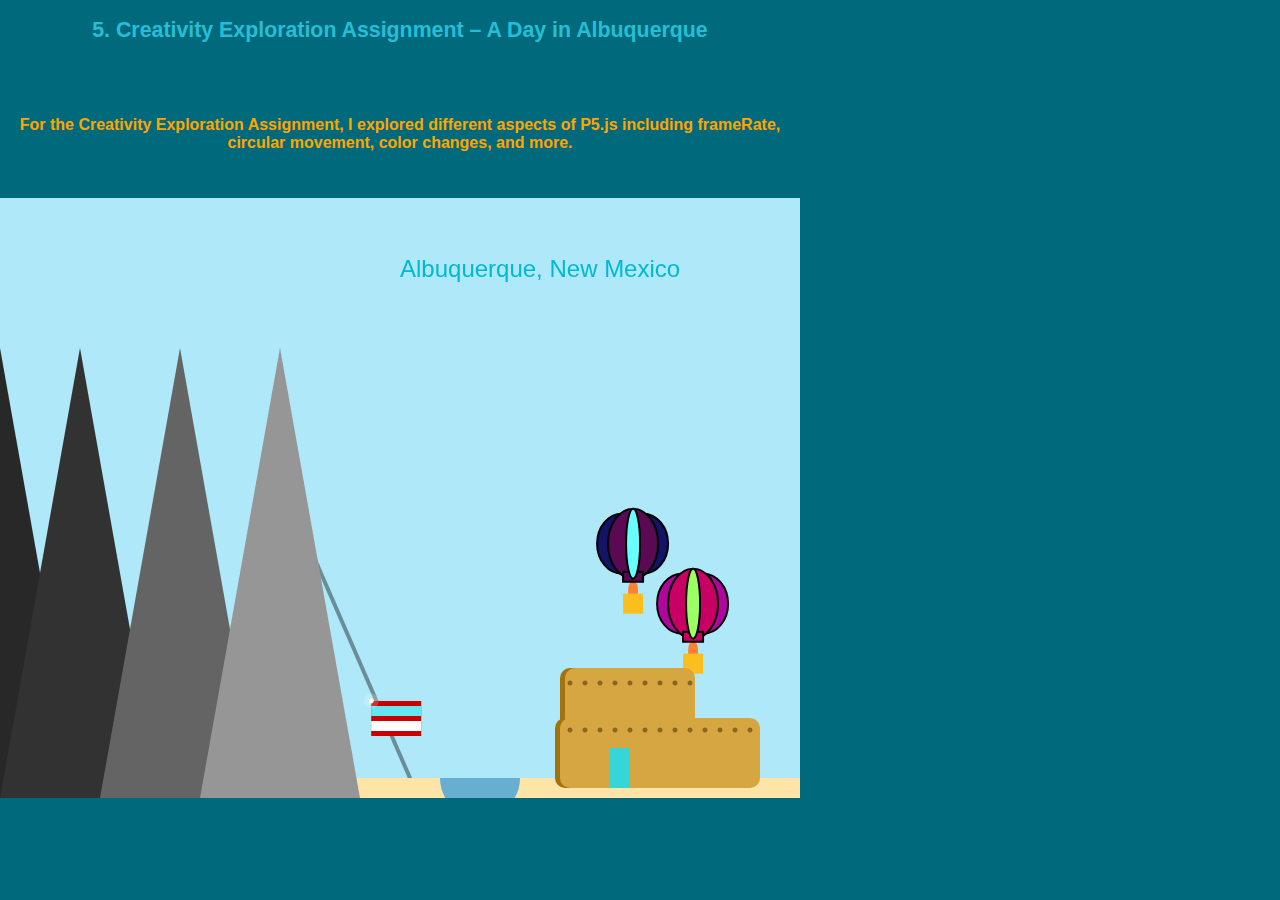
<file: Albuquerque/index.html>
<!DOCTYPE html>
<html>
  <head>
    	<link rel="stylesheet" type="text/css" href="portfolio.css">
    <meta charset="UTF-8">
    <title>Albuquerque</title>
    <script src="libraries/p5.js" type="text/javascript"></script>

    <script src="libraries/p5.dom.js" type="text/javascript"></script>
    <script src="libraries/p5.sound.js" type="text/javascript"></script>

    <script src="sketch.js" type="text/javascript"></script>

    <style> body {padding: 0; margin: 0;} canvas {vertical-align: top;} </style>
  </head>
  
  <body>
    <h2> 5. Creativity Exploration Assignment – A Day in Albuquerque


</h2>


<br>   
    <h6>
 For the Creativity Exploration Assignment, I explored different aspects of P5.js including frameRate, circular movement, color changes, and more. 
    </h6>
    <br>
    <br>
    

  </body>
</html>
</file>
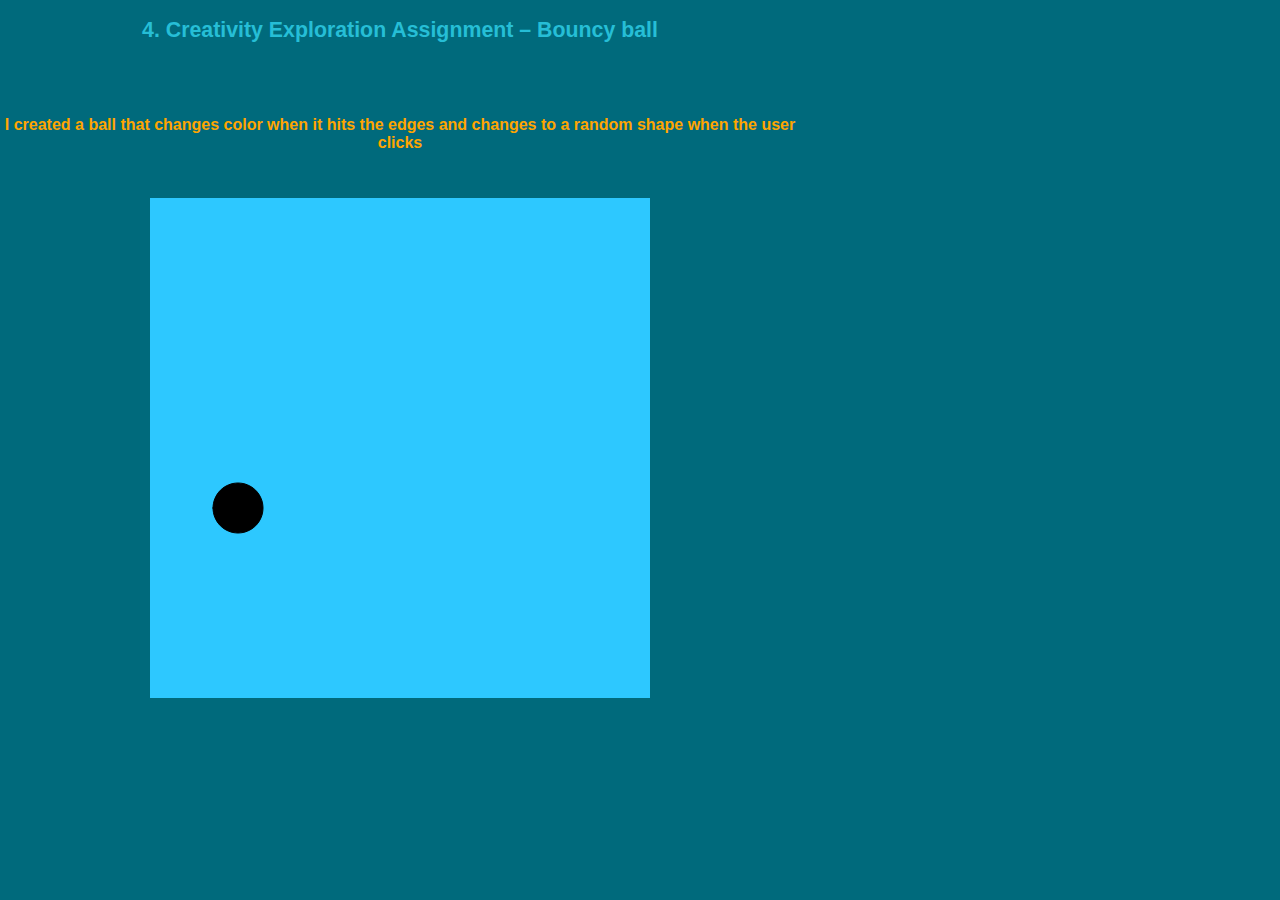
<file: bouncy_ball/index.html>
<!DOCTYPE html>
<html>
  <head>
    	
    <title>bouncy_ball</title>
    <script src="libraries/p5.js" type="text/javascript"></script>
<link rel="stylesheet" type="text/css" href="portfolio.css">    <meta charset="UTF-8">
    <script src="libraries/p5.dom.js" type="text/javascript"></script>
    <script src="libraries/p5.sound.js" type="text/javascript"></script>

    <script src="sketch.js" type="text/javascript"></script>

    <style> body {padding: 0; margin: 0;} canvas {vertical-align: top;} </style>
  </head>
  <body>
    <center>
        <h2>4. Creativity Exploration Assignment – Bouncy ball



</h2>


<br>   
    <h6>
 I created a ball that changes color when it hits the edges and changes to a random shape when the user clicks 
    </h6>
    <br>
    <br>
      
    </center> </body>
</html>
</file>
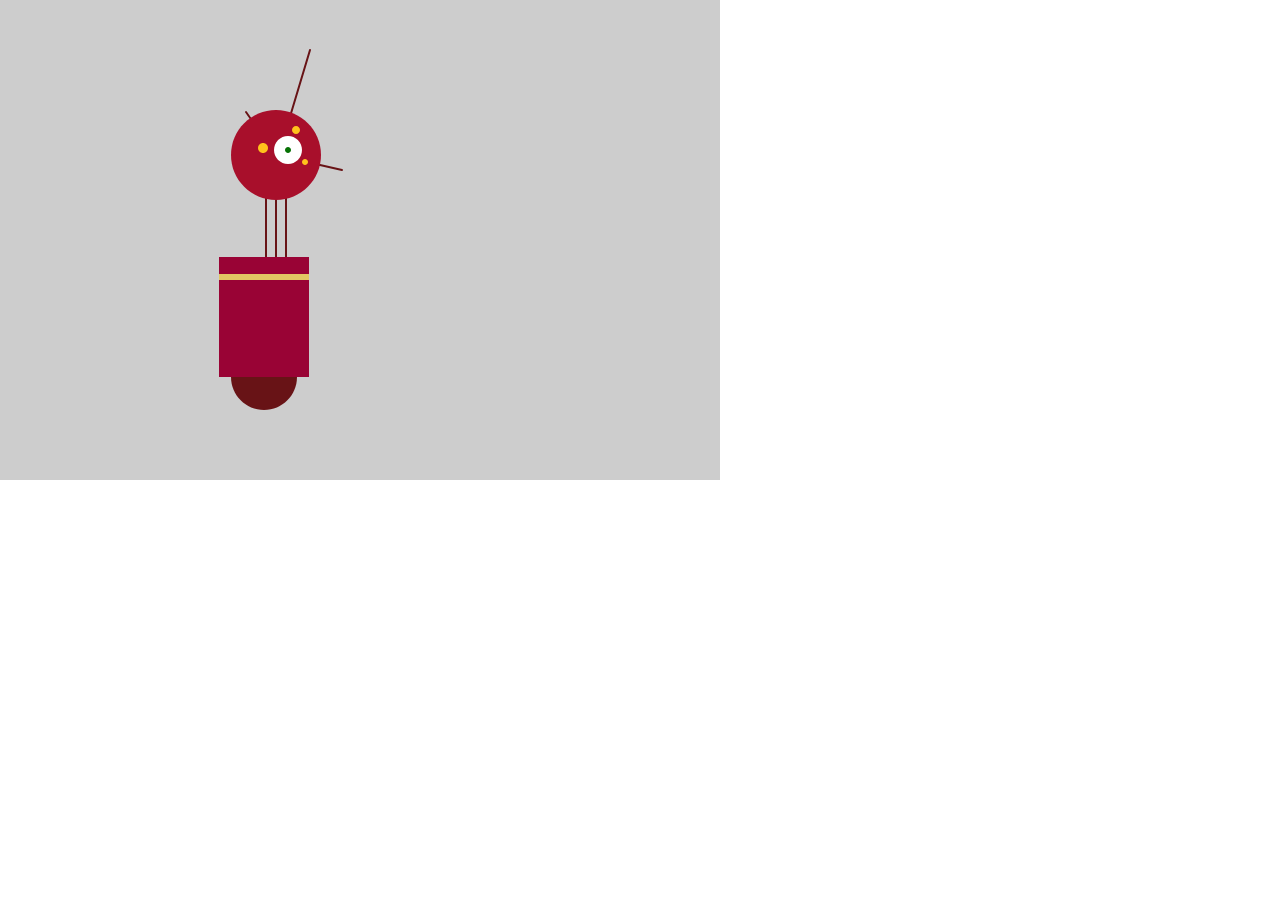
<file: harry_potter_robot_updated/index.html>
<!DOCTYPE html>
<html>
  <head>
    <meta charset="UTF-8">
    <title>harry_potter_robot_updated</title>
    <script src="libraries/p5.js" type="text/javascript"></script>

    <script src="libraries/p5.dom.js" type="text/javascript"></script>
    <script src="libraries/p5.sound.js" type="text/javascript"></script>

    <script src="sketch.js" type="text/javascript"></script>

    <style> body {padding: 0; margin: 0;} canvas {vertical-align: top;} </style>
  </head>
  <body>
  </body>
</html>
</file>
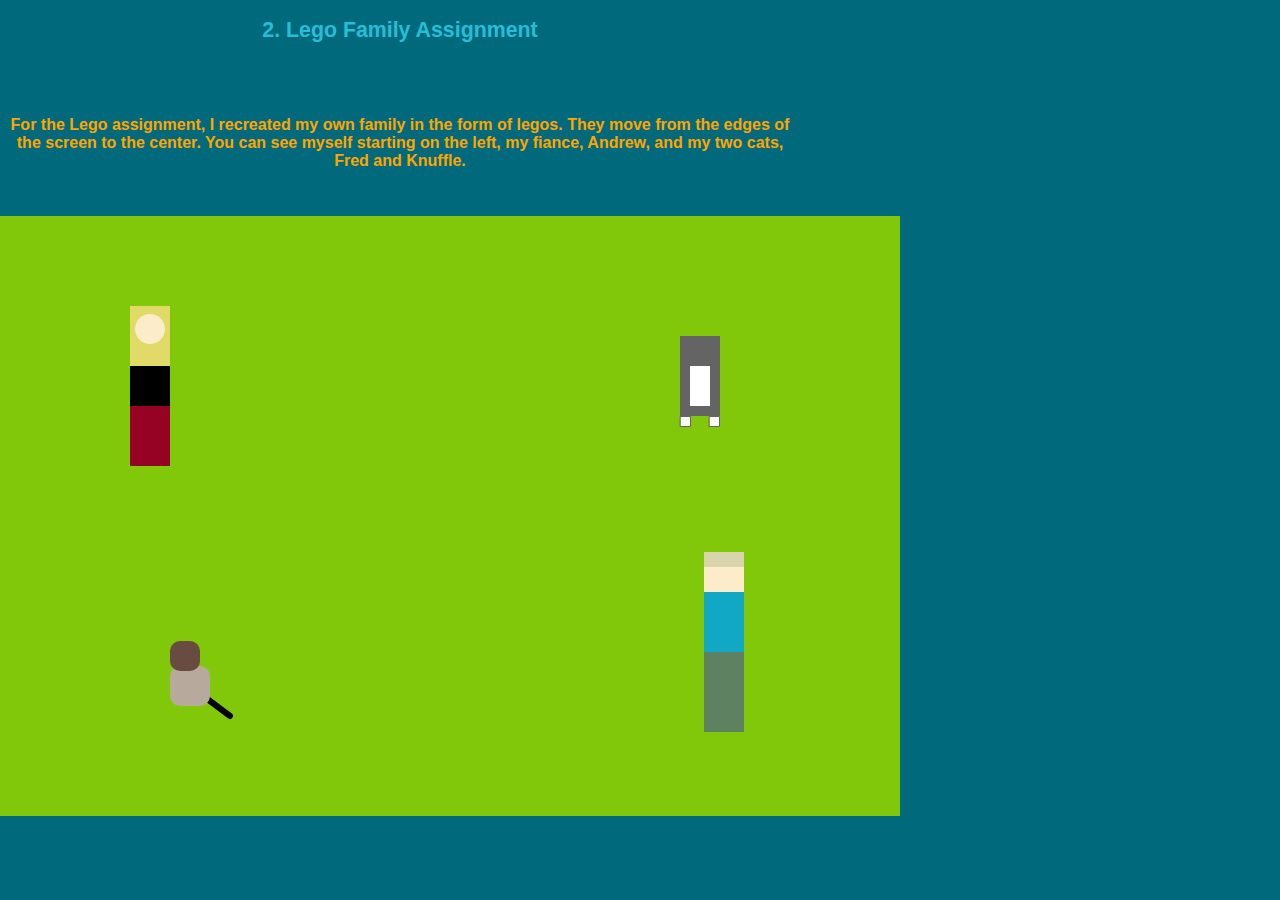
<file: Julie_Stuart_Familiy_Lego/index.html>
<!DOCTYPE html>
<html>
  <head>
    	<link rel="stylesheet" type="text/css" href="portfolio.css">
    <meta charset="UTF-8">
    <title>Julie_Stuart_Familiy_Lego</title>
    <script src="libraries/p5.js" type="text/javascript"></script>

    <script src="libraries/p5.dom.js" type="text/javascript"></script>
    <script src="libraries/p5.sound.js" type="text/javascript"></script>

    <script src="sketch.js" type="text/javascript"></script>

    <style> body {padding: 0; margin: 0;} canvas {vertical-align: top;} </style>
  </head>
  <body>
    <h2> 2. Lego Family Assignment


</h2>


<br>   
    <h6>
 For the Lego assignment, I recreated my own family in the form of legos. They move from the edges of the screen to the center. You can see myself starting on the left, my fiance, Andrew, and my two cats, Fred and Knuffle. 
    </h6>
    <br>
    <br>
     
  </body>
</html>
</file>
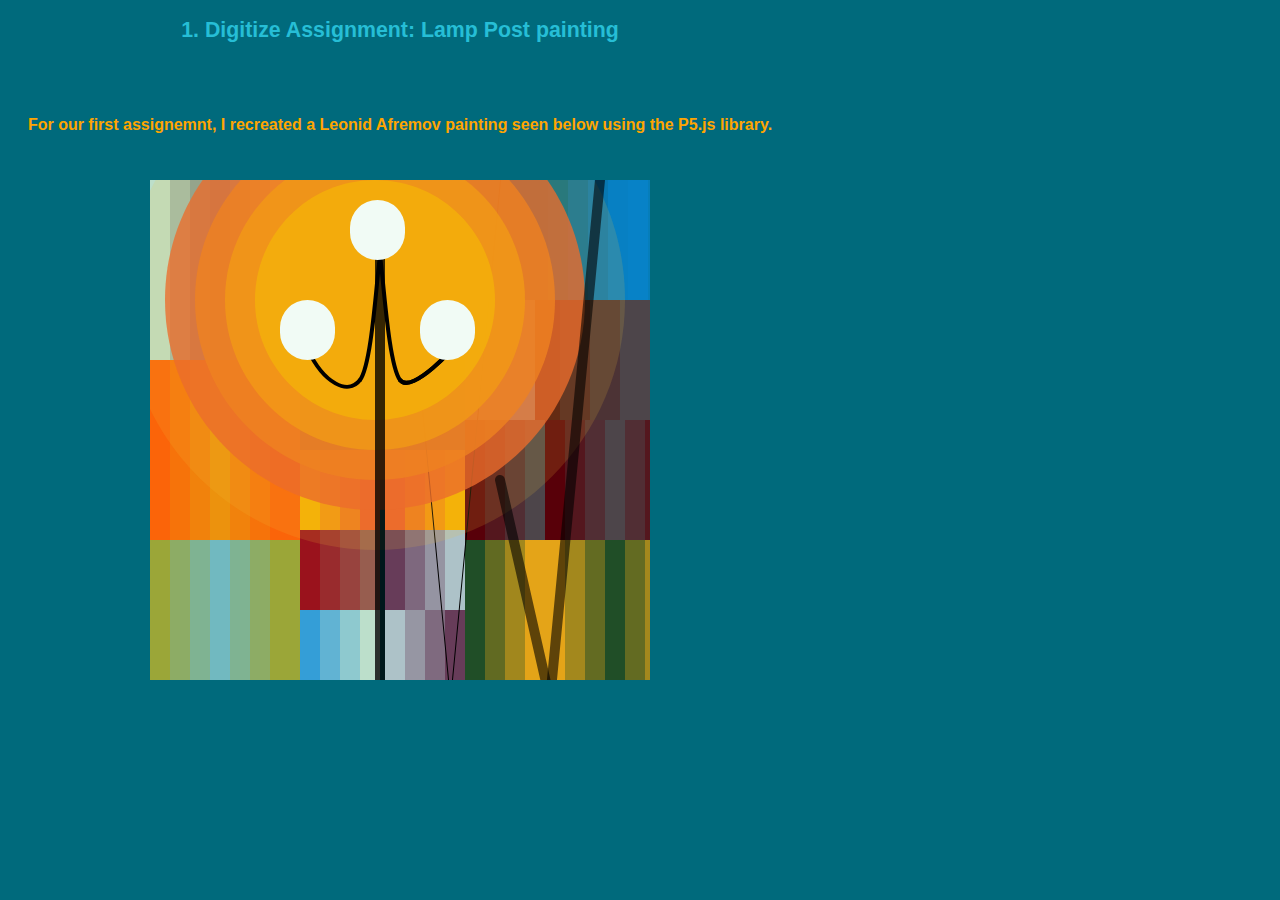
<file: Lamppost/index.html>
<!DOCTYPE html>
<html>
  <head>
    	<link rel="stylesheet" type="text/css" href="portfolio.css">    <meta charset="UTF-8">
    <title>Lamppost</title>
    <script src="libraries/p5.js" type="text/javascript"></script>

    <script src="libraries/p5.dom.js" type="text/javascript"></script>
    <script src="libraries/p5.sound.js" type="text/javascript"></script>

    <script src="sketch.js" type="text/javascript"></script>

    <style> body {padding: 0; margin: 0;} canvas {vertical-align: top;} </style>
  </head>
  <body>
    <h2> 1. Digitize Assignment: Lamp Post painting


</h2>


<br>   
    <h6>
 For our first assignemnt, I recreated a Leonid Afremov painting seen below using the P5.js library. 
    </h6>
    <br>
    <br>
  </body>
</html>
</file>
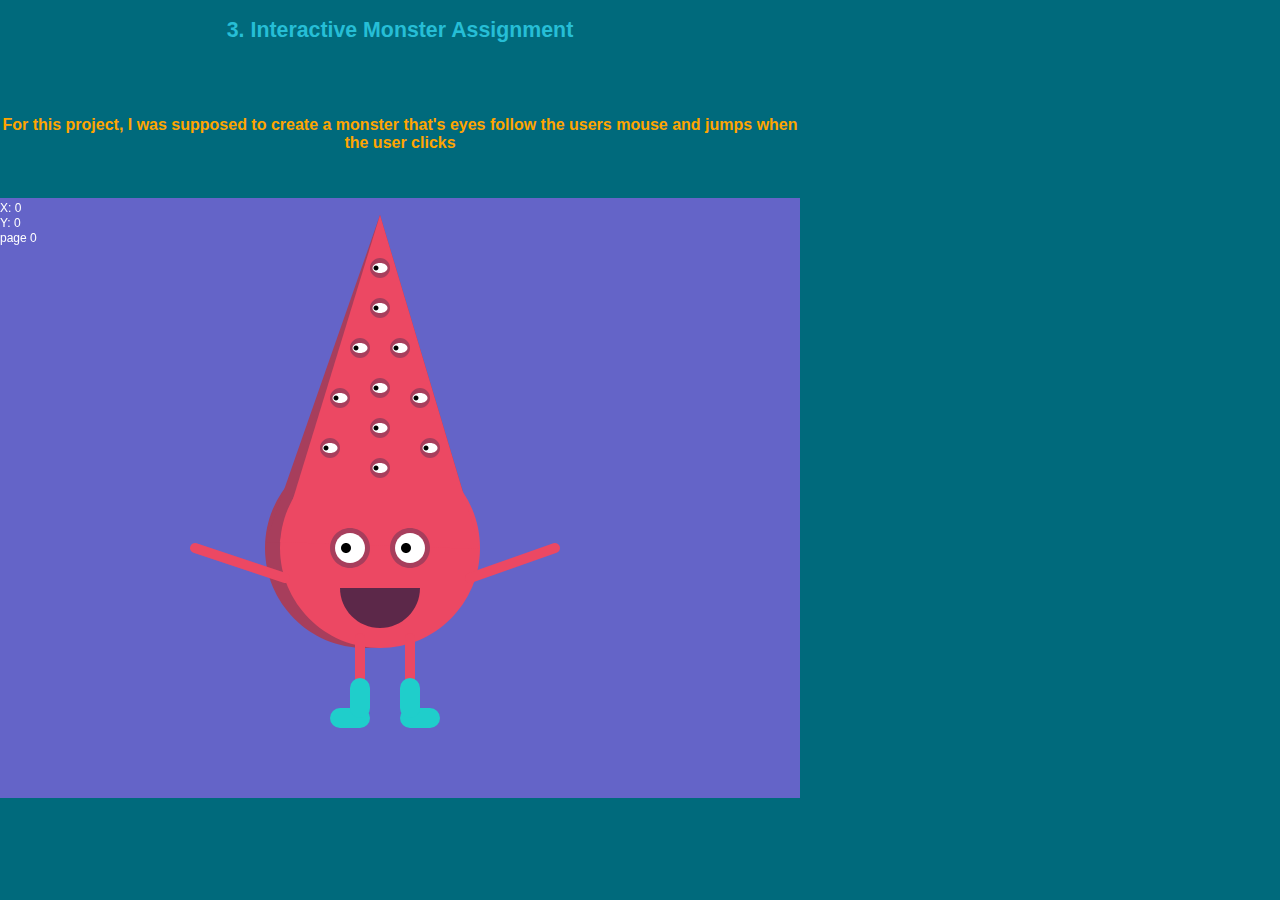
<file: Monster_JS/index.html>
<!DOCTYPE html>
<html>
  <head>
    	<link rel="stylesheet" type="text/css" href="portfolio.css">    <meta charset="UTF-8">
    <title>Monster_JS</title>
    <script src="libraries/p5.js" type="text/javascript"></script>

    <script src="libraries/p5.dom.js" type="text/javascript"></script>
    <script src="libraries/p5.sound.js" type="text/javascript"></script>

    <script src="sketch.js" type="text/javascript"></script>

    <style> body {padding: 0; margin: 0;} canvas {vertical-align: top;} </style>
  </head>
  <body>
    <h2> 3. Interactive Monster Assignment


</h2>


<br>   
    <h6>
 For this project, I was supposed to create a monster that's eyes follow the users mouse and jumps when the user clicks  
    </h6>
    <br>
    <br>
  </body>
</html>
</file>
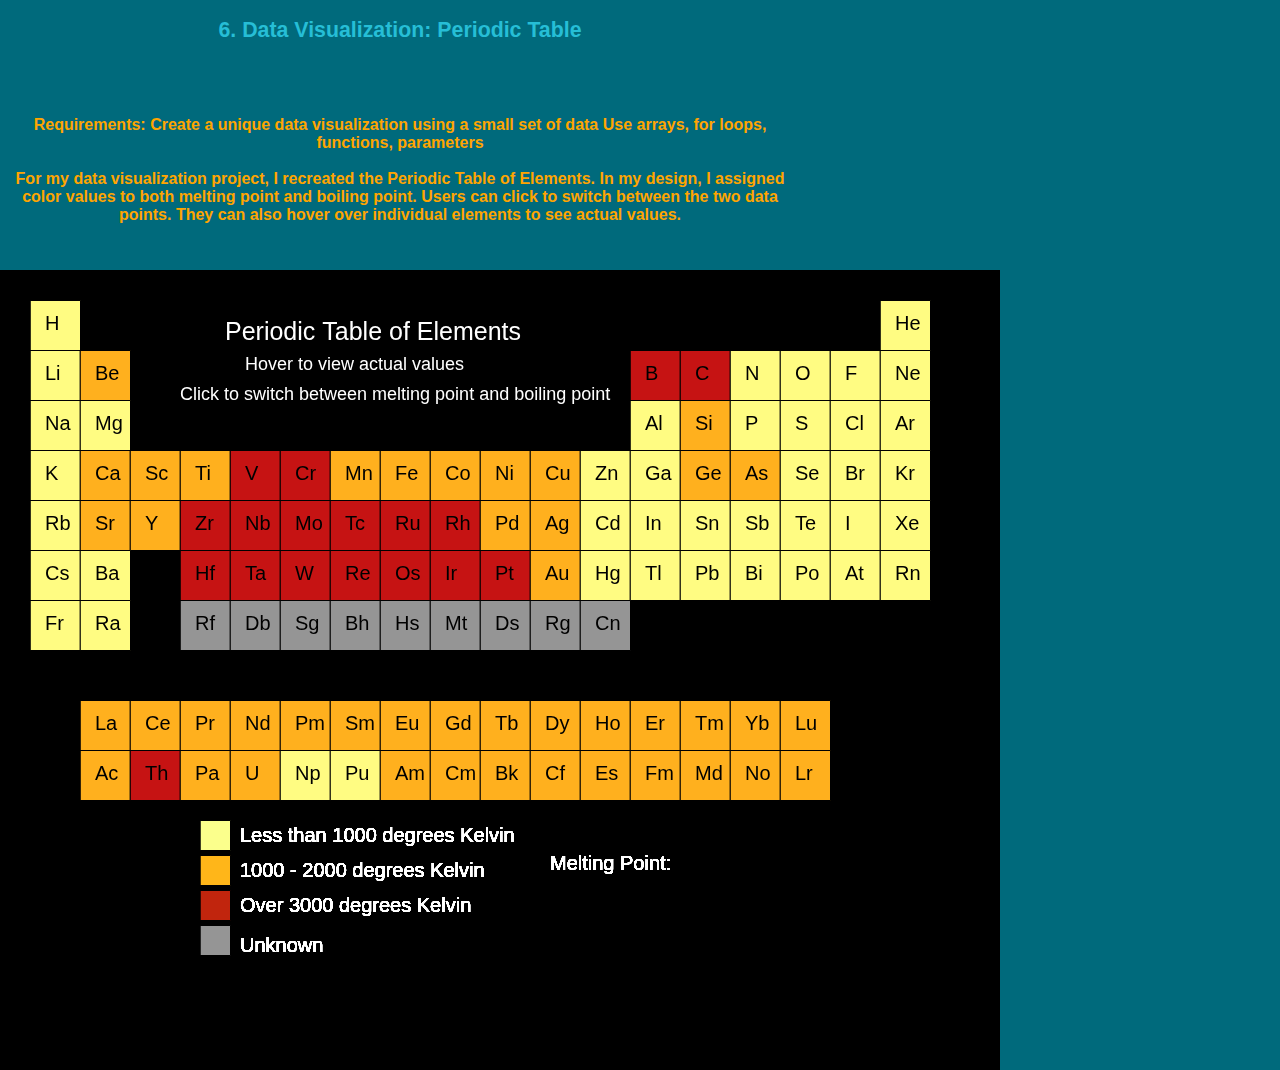
<file: Periodic_table/index.html>
<!DOCTYPE html>
<html>
  <head>
    	<link rel="stylesheet" type="text/css" href="portfolio.css">
    <meta charset="UTF-8">
    <title>Periodic_table</title>
    <script src="libraries/p5.js" type="text/javascript"></script>

    <script src="libraries/p5.dom.js" type="text/javascript"></script>
    <script src="libraries/p5.sound.js" type="text/javascript"></script>

    <script src="sketch.js" type="text/javascript"></script>

    <style> body {padding: 0; margin: 0;} canvas {vertical-align: top;} </style>
  </head>
  <body>
    <h2> 6. Data Visualization: Periodic Table
</h2>
<br>   
    <h6>
 Requirements: 
Create a unique data visualization using a small set of data 
Use arrays, for loops, functions, parameters 
      <br>
      <br>

For my data visualization project, I recreated the Periodic Table of Elements. In my design, I assigned color values to both melting point and boiling point. Users can click to switch between the two data points. They can also hover over individual elements to see actual values. 
    </h6>
    <br>
    <br>

  </body>
</html>
</file>
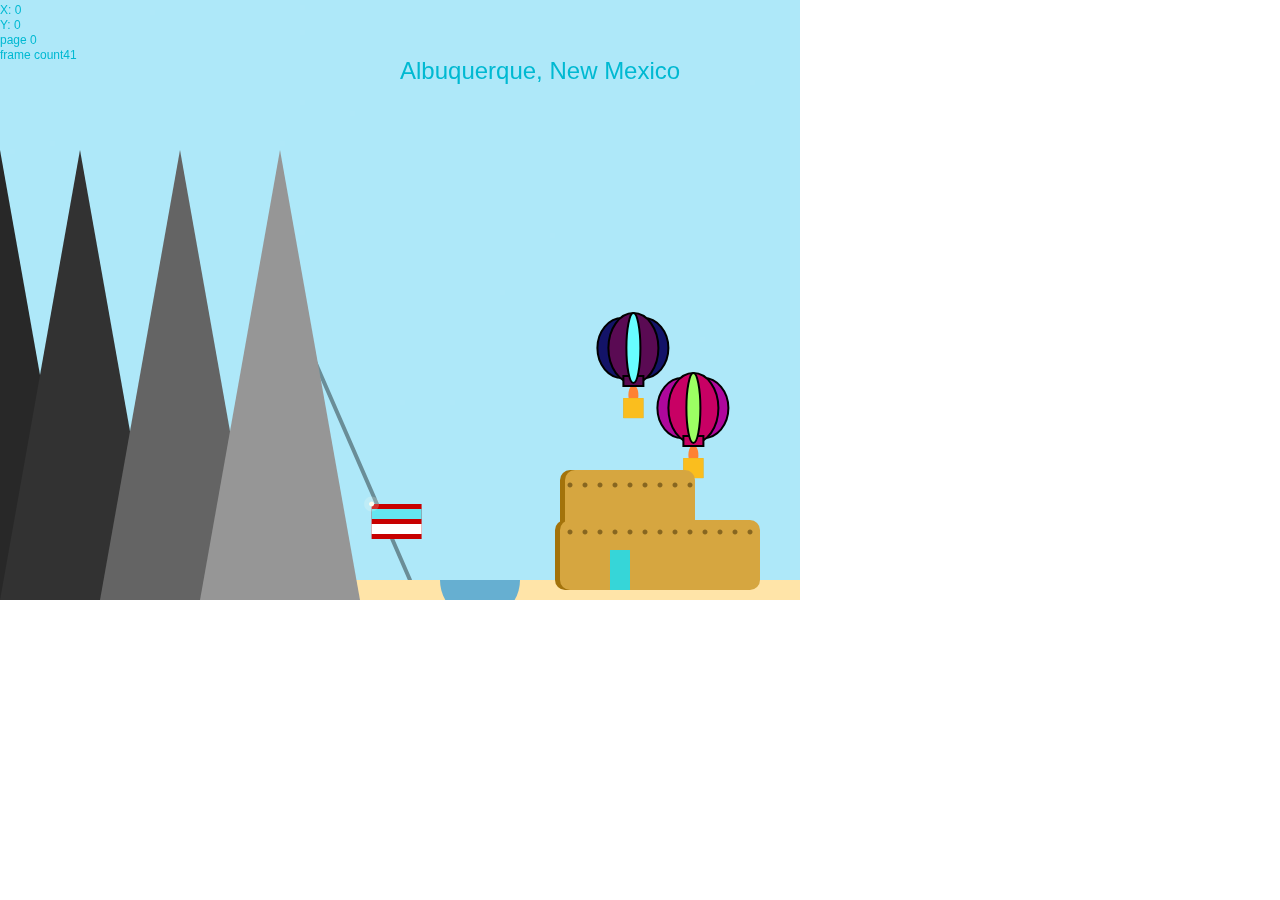
<file: bouncy_ball/Untitled/index.html>
<!DOCTYPE html>
<html>
  <head>
    <meta charset="UTF-8">
    <title>Untitled</title>
    <script src="libraries/p5.js" type="text/javascript"></script>

    <script src="libraries/p5.dom.js" type="text/javascript"></script>
    <script src="libraries/p5.sound.js" type="text/javascript"></script>

    <script src="sketch.js" type="text/javascript"></script>

    <style> body {padding: 0; margin: 0;} canvas {vertical-align: top;} </style>
  </head>
  <body>
  </body>
</html>
</file>
<file: Albuquerque/portfolio.css>
body {
 background: #006a7c;
	font-family: 'Roboto Sans', serif;
	width: 800px;
	margin-left: 150px;
	margin-right: 400px;
	text-align: center;
}

h1 {
	color: #ffe70f;
	font-family: 'Roboto Condensed', sans-serif;
	font-size: 36pt;

} 

h2 {
  color: #26bed6;
  font-family: 'Roboto Condensed', sans-serif;
  font-size: 16pt;
}

h3 {
	color: #ff8c49;
	font-family: 'Roboto Condensed', sans-serif;
	font-size: 24pt; 
	padding-bottom: 0px;
    	margin-bottom: 0px;
} 
h4 {
  color: #ffe70f;
}
h6 {
	color: orange;
	font-family: 'Roboto Condensed', sans-serif;
	font-size: 12pt; 
	padding-bottom: 10px;
    	margin-bottom: 0px;
} 
li {
	list-style: none;
	line-height: 25px;
}

p {
	margin-left: 20px;
}

a {
  font-family: 'Roboto Condensed', sans-serif;
	color: #42b9ce;
	font-size:16pt;
}

figcaption {
	font-size: 18pt;
}
</file>
<file: bouncy_ball/portfolio.css>
body {
 background: #006a7c;
	font-family: 'Roboto Sans', serif;
	width: 800px;
	margin-left: 150px;
	margin-right: 400px;
	text-align: center;
}

h1 {
	color: #ffe70f;
	font-family: 'Roboto Condensed', sans-serif;
	font-size: 36pt;

} 

h2 {
  color: #26bed6;
  font-family: 'Roboto Condensed', sans-serif;
  font-size: 16pt;
}

h3 {
	color: #ff8c49;
	font-family: 'Roboto Condensed', sans-serif;
	font-size: 24pt; 
	padding-bottom: 0px;
    	margin-bottom: 0px;
} 
h4 {
  color: #ffe70f;
}
h6 {
	color: orange;
	font-family: 'Roboto Condensed', sans-serif;
	font-size: 12pt; 
	padding-bottom: 10px;
    	margin-bottom: 0px;
} 
li {
	list-style: none;
	line-height: 25px;
}

p {
	margin-left: 20px;
}

a {
  font-family: 'Roboto Condensed', sans-serif;
	color: #42b9ce;
	font-size:16pt;
}

figcaption {
	font-size: 18pt;
}
</file>
<file: Julie_Stuart_Familiy_Lego/portfolio.css>
body {
 background: #006a7c;
	font-family: 'Roboto Sans', serif;
	width: 800px;
	margin-left: 150px;
	margin-right: 400px;
	text-align: center;
}

h1 {
	color: #ffe70f;
	font-family: 'Roboto Condensed', sans-serif;
	font-size: 36pt;

} 

h2 {
  color: #26bed6;
  font-family: 'Roboto Condensed', sans-serif;
  font-size: 16pt;
}

h3 {
	color: #ff8c49;
	font-family: 'Roboto Condensed', sans-serif;
	font-size: 24pt; 
	padding-bottom: 0px;
    	margin-bottom: 0px;
} 
h4 {
  color: #ffe70f;
}
h6 {
	color: orange;
	font-family: 'Roboto Condensed', sans-serif;
	font-size: 12pt; 
	padding-bottom: 10px;
    	margin-bottom: 0px;
} 
li {
	list-style: none;
	line-height: 25px;
}

p {
	margin-left: 20px;
}

a {
  font-family: 'Roboto Condensed', sans-serif;
	color: #42b9ce;
	font-size:16pt;
}

figcaption {
	font-size: 18pt;
}
</file>
<file: Lamppost/portfolio.css>
body {
 background: #006a7c;
	font-family: 'Roboto Sans', serif;
	width: 800px;
	margin-left: 150px;
	margin-right: 400px;
	text-align: center;
}

h1 {
	color: #ffe70f;
	font-family: 'Roboto Condensed', sans-serif;
	font-size: 36pt;

} 

h2 {
  color: #26bed6;
  font-family: 'Roboto Condensed', sans-serif;
  font-size: 16pt;
}

h3 {
	color: #ff8c49;
	font-family: 'Roboto Condensed', sans-serif;
	font-size: 24pt; 
	padding-bottom: 0px;
    	margin-bottom: 0px;
} 
h4 {
  color: #ffe70f;
}
h6 {
	color: orange;
	font-family: 'Roboto Condensed', sans-serif;
	font-size: 12pt; 
	padding-bottom: 10px;
    	margin-bottom: 0px;
} 
li {
	list-style: none;
	line-height: 25px;
}

p {
	margin-left: 20px;
}

a {
  font-family: 'Roboto Condensed', sans-serif;
	color: #42b9ce;
	font-size:16pt;
}

figcaption {
	font-size: 18pt;
}
</file>
<file: Monster_JS/portfolio.css>
body {
 background: #006a7c;
	font-family: 'Roboto Sans', serif;
	width: 800px;
	margin-left: 150px;
	margin-right: 400px;
	text-align: center;
}

h1 {
	color: #ffe70f;
	font-family: 'Roboto Condensed', sans-serif;
	font-size: 36pt;

} 

h2 {
  color: #26bed6;
  font-family: 'Roboto Condensed', sans-serif;
  font-size: 16pt;
}

h3 {
	color: #ff8c49;
	font-family: 'Roboto Condensed', sans-serif;
	font-size: 24pt; 
	padding-bottom: 0px;
    	margin-bottom: 0px;
} 
h4 {
  color: #ffe70f;
}
h6 {
	color: orange;
	font-family: 'Roboto Condensed', sans-serif;
	font-size: 12pt; 
	padding-bottom: 10px;
    	margin-bottom: 0px;
} 
li {
	list-style: none;
	line-height: 25px;
}

p {
	margin-left: 20px;
}

a {
  font-family: 'Roboto Condensed', sans-serif;
	color: #42b9ce;
	font-size:16pt;
}

figcaption {
	font-size: 18pt;
}
</file>
<file: Periodic_table/portfolio.css>
body {
 background: #006a7c;
	font-family: 'Roboto Sans', serif;
	width: 800px;
	margin-left: 150px;
	margin-right: 400px;
	text-align: center;
}

h1 {
	color: #ffe70f;
	font-family: 'Roboto Condensed', sans-serif;
	font-size: 36pt;

} 

h2 {
  color: #26bed6;
  font-family: 'Roboto Condensed', sans-serif;
  font-size: 16pt;
	text-align: center;
}

h3 {
	color: #ff8c49;
	font-family: 'Roboto Condensed', sans-serif;
	font-size: 24pt; 
	padding-bottom: 0px;
    	margin-bottom: 0px;
} 
h4 {
  color: #ffe70f;
}
h6 {
	color: orange;
	font-family: 'Roboto Condensed', sans-serif;
	font-size: 12pt; 
	padding-bottom: 10px;
    	margin-bottom: 0px;
	text-align: center;
} 
li {
	list-style: none;
	line-height: 25px;
}

p {
	margin-left: 20px;
}

a {
  font-family: 'Roboto Condensed', sans-serif;
	color: #42b9ce;
	font-size:16pt;
}

figcaption {
	font-size: 18pt;
}
</file>
